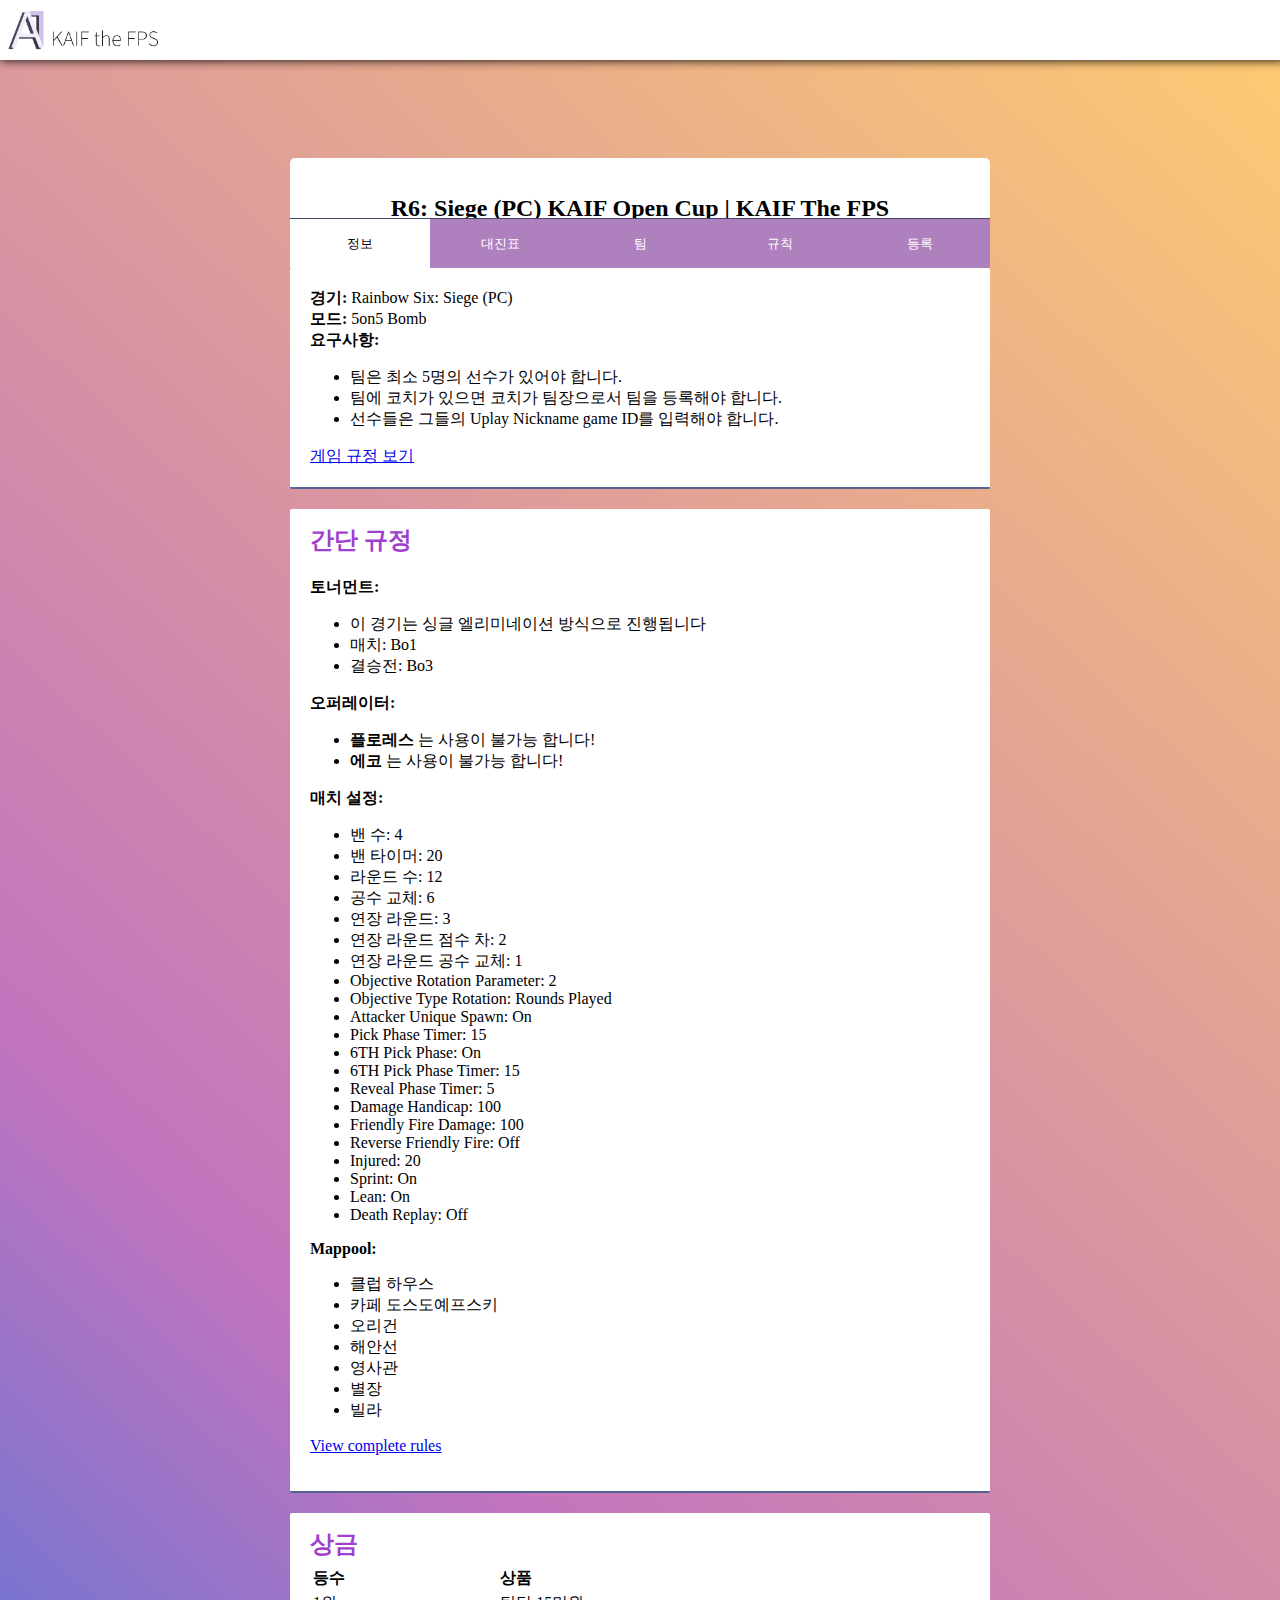
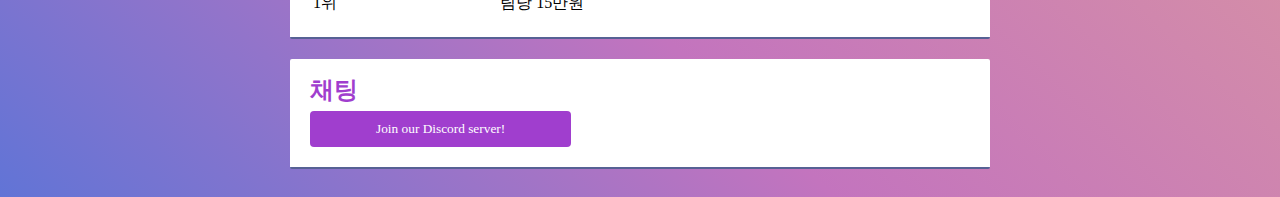
<file: R6S_Cup/info/index.html>
<html>
<head>
	<title>KAIF the FPS</title>
	<meta charset="utf-8">
	<link rel="stylesheet" type="text/css" href="../main.css">
</head>
<body>
	<div class="banner-box">
		<img src="../../res/KAIF_logo_alpha_banner.png">
	</div>
	<div class="banner-box-opz">
	</div>
	<div class="title-bar">
	<h2>R6: Siege (PC) KAIF Open Cup | KAIF The FPS</h2>
	</div>
	<div class="Menu-Button">
		<ul>
			<li><button class="active">정보</button></li>
			<li><button onclick="location.href='../table'">대진표</buttona></li>
			<li><button onclick="location.href='../team'">팀</button></li>
			<li><button onclick="location.href='../rolebook'">규칙</button></li>
			<li><button onclick="location.href='../register'">등록</button></li>
		</ul>
	</div>

	<div class="context-box">
		<div class="main-content">
			<div>
				<div>
					<span class="info-header">
						<strong>경기:</strong>
					</span> 
					Rainbow Six: Siege (PC) 
				</div>
				<div>
					<span class="info-header">
						<strong>모드:</strong>
					</span> 
				5on5 Bomb 
				</div>
				<div>
					<span class="info-header">
						<strong>요구사항:</strong>
					</span>
					<ul>
						<li>팀은 최소 5명의 선수가 있어야 합니다.</li>
						<li>팀에 코치가 있으면 코치가 팀장으로서 팀을 등록해야 합니다.</li>
						<li>선수들은 그들의 Uplay Nickname game ID를 입력해야 합니다.</li>
					</ul>
				</div>
				<div>
					<a href="../rolebook">
						게임 규정 보기
					</a>
				</div>
			</div>
		</div>
	</div>

	<div class="context-box">
		<h2 class="context-title"><strong>간단 규정</strong></h2>
		<div class="main-content">
			<div class="league-text league-text-quickrules">
				<p><strong>토너먼트:</strong></p>
				<ul>
					<li>이 경기는 싱글 엘리미네이션 방식으로 진행됩니다</li>
					<li>매치: Bo1</li>
					<li>결승전: Bo3</li>
				</ul>
				<p><strong>오퍼레이터:</strong></p>
				<ul>
					<li><strong>플로레스</strong> 는 사용이 불가능 합니다!</li>
					<li><strong>에코</strong> 는 사용이 불가능 합니다!</li>
				</ul>
				<p><strong>매치 설정:</strong></p>
				<ul>
					<li>밴 수: 4</li>
					<li>밴 타이머: 20</li>
					<li>라운드 수: 12</li>
					<li>공수 교체: 6</li>
					<li>연장 라운드: 3</li>
					<li>연장 라운드 점수 차: 2</li>
					<li>연장 라운드 공수 교체: 1</li>
					<li>Objective Rotation Parameter: 2</li>
					<li>Objective Type Rotation: Rounds Played</li>
					<li>Attacker Unique Spawn: On</li>
					<li>Pick Phase Timer: 15</li>
					<li>6TH Pick Phase: On</li>
					<li>6TH Pick Phase Timer: 15</li>
					<li>Reveal Phase Timer: 5</li>
					<li>Damage Handicap: 100</li>
					<li>Friendly Fire Damage: 100</li>
					<li>Reverse Friendly Fire: Off</li>
					<li>Injured: 20</li>
					<li>Sprint: On</li>
					<li>Lean: On</li>
					<li>Death Replay: Off</li>
				</ul>
				<p><strong>Mappool: </strong></p>
				<ul>
					<li>클럽 하우스</li>
					<li>카페 도스도예프스키</li>
					<li>오리건</li>
					<li>해안선</li>
					<li>영사관</li>
					<li>별장</li>
					<li>빌라</li>
				</ul>
				<p><a href="https://rainbow6apac.com/wp-content/uploads/2021/03/R6Circuit_GlobalRulebook_2021_FINAL.pdf" target="_blank">View complete rules</a></p>
			</div>
		</div>
	</div>

	<div class="context-box">
		<h2 class="context-title">
			<strong>상금</strong>
		</h2>
		<div class="main-content">
			<div class="league-text league-text-prize">
				<table class="table table-striped" style="width:100%;">
					<thead>
						<tr>
							<td style="background-color:#ffffff;">
								<strong>등수</strong>
							</td>
							<td style="background-color:#ffffff;">
								<strong>
								상품
								</strong>
							</td>
						</tr>
					</thead>
					<tbody>
						<tr>
						<td>1위</td>
						<td>팀당 15만원</td>
					</tr>
					</tbody>
				</table>
			</div>
		</div>
	</div>

	<div class="context-box">
		<h2 class="context-title">
			<strong>채팅</strong>
		</h2>
		<div class="main-content">
			<button onclick="location.href='https://discord.gg/V8nFCK8'" class="Kaif-c-button">
				Join our Discord server!
			</button>
		</div>
	</div>

</body>
</html>
</file>
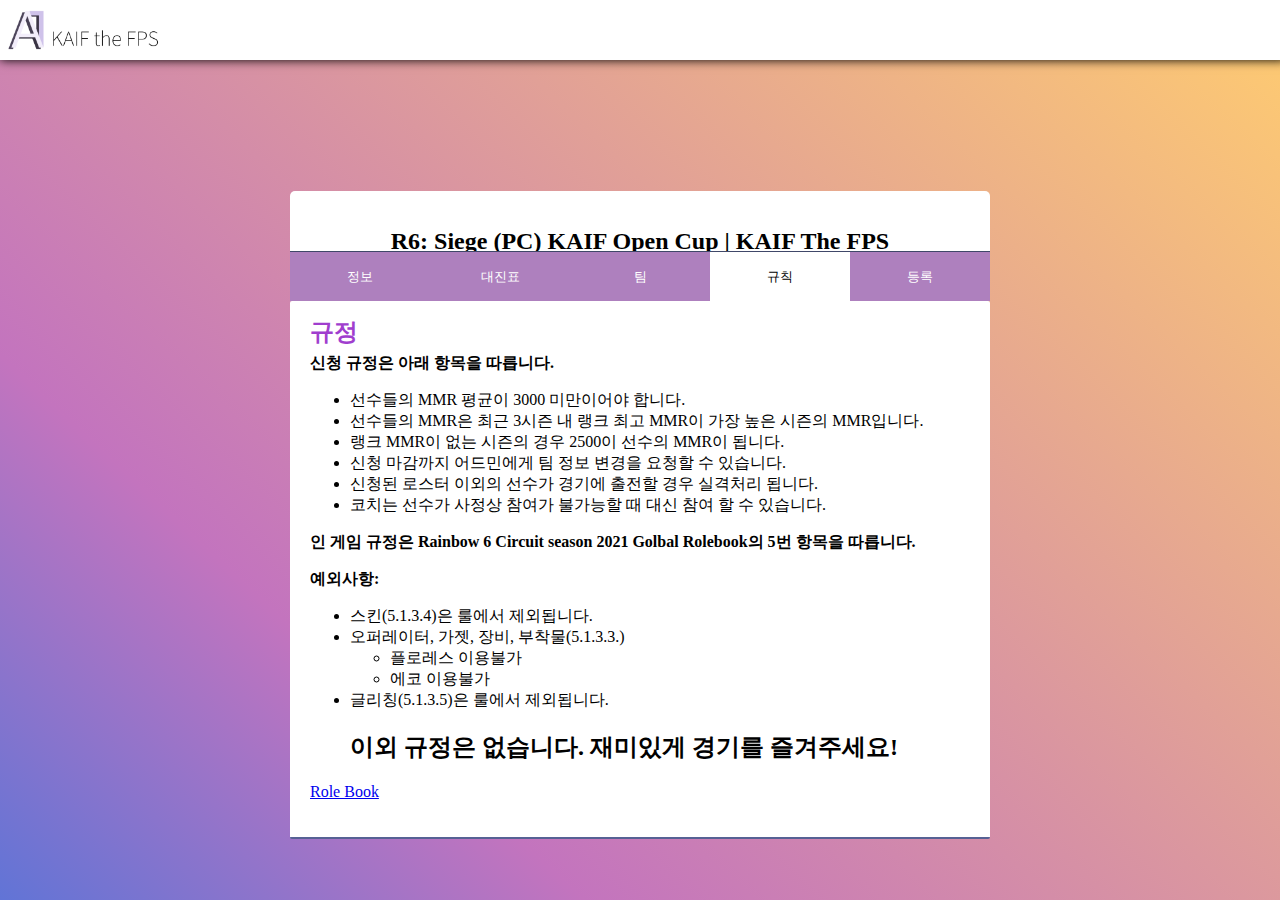
<file: R6S_Cup/rolebook/index.html>
<html>
<head>
	<title>KAIF the FPS</title>
	<meta charset="utf-8">
	<link rel="stylesheet" type="text/css" href="../main.css">
</head>
<body>
	<div class="banner-box">
		<img src="../../res/KAIF_logo_alpha_banner.png">
	</div>
	<div class="banner-box-opz">
	</div>
	<div class="title-bar">
	<h2>R6: Siege (PC) KAIF Open Cup | KAIF The FPS</h2>
	</div>
	<div class="Menu-Button">
		<ul>
			<li><button onclick="location.href='../info'">정보</button></li>
			<li><button onclick="location.href='../table'">대진표</buttona></li>
			<li><button onclick="location.href='../team'">팀</button></li>
			<li><button class="active">규칙</button></li>
			<li><button onclick="location.href='../register'">등록</button></li>
		</ul>
	</div>

	<div class="context-box">
	<h2 class="context-title"><strong>규정</strong></h2>
		<div class="main-content">
			<div>
				<div>
					<strong>신청 규정은 아래 항목을 따릅니다.</strong>
					<ul>
						<li>선수들의 MMR 평균이 3000 미만이어야 합니다.</li>
						<li>선수들의 MMR은 최근 3시즌 내 랭크 최고 MMR이 가장 높은 시즌의 MMR입니다.</li>
						<li>랭크 MMR이 없는 시즌의 경우 2500이 선수의 MMR이 됩니다.</li>
						<li>신청 마감까지 어드민에게 팀 정보 변경을 요청할 수 있습니다.</li>
						<li>신청된 로스터 이외의 선수가 경기에 출전할 경우 실격처리 됩니다.</li>
						<li>코치는 선수가 사정상 참여가 불가능할 때 대신 참여 할 수 있습니다.</li>
					</ul>
					<strong>인 게임 규정은 Rainbow 6 Circuit season 2021 Golbal Rolebook의 5번 항목을 따릅니다.</strong>
					<p><strong>예외사항: </strong></p>
					<ul>
						<li>스킨(5.1.3.4)은 룰에서 제외됩니다.</li>
						<li>오퍼레이터, 가젯, 장비, 부착물(5.1.3.3.)</li>
							<ul>
								<li>플로레스 이용불가</li>
								<li>에코 이용불가</li>
							</ul>
						<li>글리칭(5.1.3.5)은 룰에서 제외됩니다.</li>
					<H2><strong>이외 규정은 없습니다. 재미있게 경기를 즐겨주세요!</strong></H2>
					</ul>
					<p><a href="https://rainbow6apac.com/wp-content/uploads/2021/03/R6Circuit_GlobalRulebook_2021_FINAL.pdf" target="_blank">Role Book</a></p>
				</div>
			</div>
		</div>
	</div>
</body>
</html>
</file>
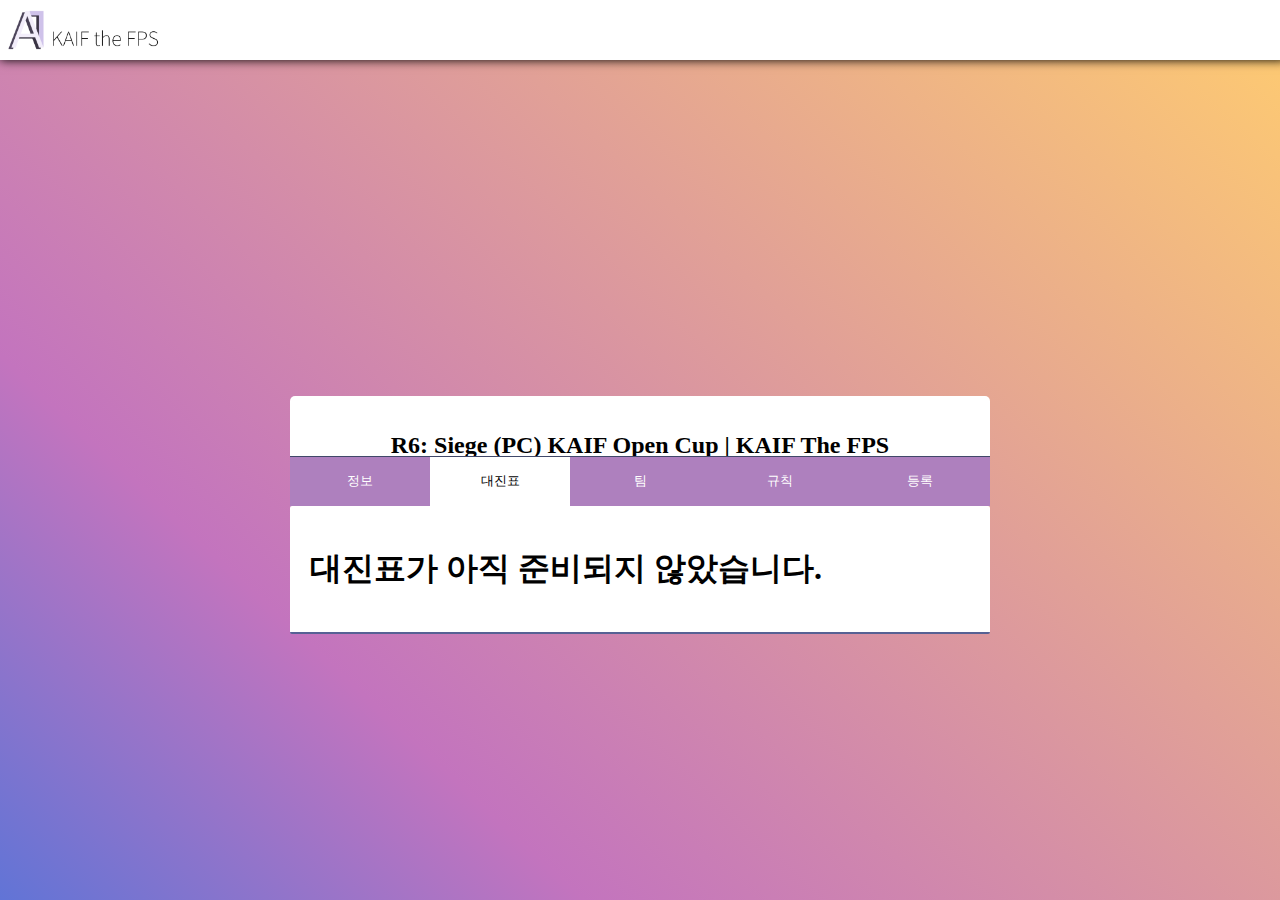
<file: R6S_Cup/table/index.html>
<html>
<head>
	<title>KAIF the FPS</title>
	<meta charset="utf-8">
	<link rel="stylesheet" type="text/css" href="../main.css">
</head>
<body>
	<div class="banner-box">
		<img src="../../res/KAIF_logo_alpha_banner.png">
	</div>
	<div class="banner-box-opz">
	</div>
	<div class="title-bar">
	<h2>R6: Siege (PC) KAIF Open Cup | KAIF The FPS</h2>
	</div>
	<div class="Menu-Button">
		<ul>
			<li><button onclick="location.href='../info'">정보</button></li>
			<li><button class="active">대진표</buttona></li>
			<li><button onclick="location.href='../team'">팀</button></li>
			<li><button onclick="location.href='../rolebook'">규칙</button></li>
			<li><button onclick="location.href='../register'">등록</button></li>
		</ul>
	</div>

	<div class="context-box">
		<div class="main-content">
			<div>
				<H1>대진표가 아직 준비되지 않았습니다.</H2>
			</div>
		</div>
	</div>

</body>
</html>
</file>
<file: R6S_Cup/main.css>
@font-face {
	font-family: 'S-CoreDream-3Light';
	src: url('../fonts/SpoqaHanSansNeo_OTF_original/Spoqa\ Han\ Sans\ Neo\ Thin.otf');
}

*{
	font-family: 'S-CoreDream-4Light';
}

body{
	text-align: center;
	align-content: center;
	background-color: #6174d6;
	background-image: linear-gradient(43deg, #6174d6 0%, #c374be 26%, #FFCC70 100%);
}

button
{
	cursor: pointer;
}

.banner-box
{
	z-index: 9999;
	box-shadow: 0px 0px 10px;
	height: 60px;
	width: 100%;
	position: fixed;
	padding: 0% 0% 0% 0.5%;
	top: 0;
	left: 0;
	text-align: left;
	background-color: #ffffff;
	color:#000000;
}
.banner-box img
{
	width: 160px;
  	height: 40px;
	position:relative;
	top:10px;
}

.Side-context
{
	position: relative;
	left: 71%;
	padding-top: 50px;
	transform: translateX(-50%);
	width:50px;
	height: 60px;
	background-color: #ffffff;
	border: none;
	color:#000000;
	text-align: center;
	align-content: center;
}

.title-bar
{
	position: relative;
	left: 50%;
	transform: translateX(-50%);
	border-radius: 5px 5px 0px 0px;
	width:700px;
	height: 60px;
	background-color: #ffffff;
	border: none;
	color:#000000;
	text-align: center;
	align-content: center;
}
.title-bar h2
{
	position: relative;
	top: 50%;
	transform: translateY(-50%);
}

.Menu-button
{
	position: relative;
	left: 50%;
	transform: translateX(-50%);
	width:700px;
	height: 50px;
	background-color: #ffffff;
	border: none;
	color:#000000;
	text-align: center;
	align-content: center;
}
.Menu-button ul
{
	list-style-type: none;
	padding-left: 0;
	margin: 0;
}
.Menu-button li {
    float: left;
	height: 100%;
	width: 20%;
}
.Menu-button li button:not(.active){
	background-color: #ae80be;
	outline: none;
	border: none;
	border-top: solid;
	border-width: 1px;
	border-color: #404869;
	height: 100%;
	width: 100%;
    color: #ffffff;
    text-align: center;
	text-decoration: none;
}
.Menu-button li button:hover:not(.active) {
	color: #ffffff;
    background-color: #65536b;
}

.active {
    background-color: #ffffff;
	outline: none;
	border: none;
	border-top: solid;
	border-width: 1px;
	border-color: #404869;
	height: 100%;
	width: 100%;
    color: #000000;
    text-align: center;
	text-decoration: none;
}

.context-box{
	border-bottom: solid;
	border-width: 2px;
	border-color: #566194;
	text-align: left;
	position: relative;
	left: 50%;
	transform: translateX(-50%);
	width:700px;
	border-radius: 2px;
	background-color: #ffffff;
	margin: 0% 0% 20px 0%;
}
.context-title{
	color: #a03ece;
	position:relative;
	top:15px;
	left:20px;
	margin: 0;
	font-weight: 500;
}
.main-content{
	padding: 20px;
}

.Kaif-c-button{
	outline: none;
	border: none;
	padding: 10px 10%;
	color: #ffffff;
	border-radius: 4px;
	text-decoration: none;
	background-color: #a03ece;
}
.Kaif-c-button:hover{
	background-color: #289fb4;
}

.banner-box-opz
{
	margin: 0% 0% 150px 0%;
	top: 0;
	left: 0;
	opacity: 0%;
}

.solid-box
{
	box-shadow: 0px 0px 10px;
	width:500px;
	background-color: #ffffff;
	border-radius:5px;
	border: none;
	color:#000000;
	text-align: center;
	align-content: center;
	display: inline-block;
	margin: 0px;
}

.input-index
{
	outline: none;
	border-top:none;
	border-right:none;
	border-left:none;
	border-bottom-width: 1px;
	width:400px;
	height:50px;
	font-size: 20px;
	text-align: left;
}
.input-index:hover
{
	border-color: #c993dc;
	border-bottom-width: 2px;
}
.input-index:active
{
	border-color: #c993dc;
	border-bottom-width: 2px;
}
.input-index:focus
{
	border-color: #c993dc;
	border-bottom-width: 2px;
}
.teamline
{
	margin: 1%;
}
.back-button
{
	outline: none;
	border: none;
	padding: 10px 10%;
	color: #ffffff;
	border-radius: 4px;
	text-decoration: none;
	background-color: #a03ece;
}
.back-button:hover{
	background-color: #289fb4;
}
</file>
